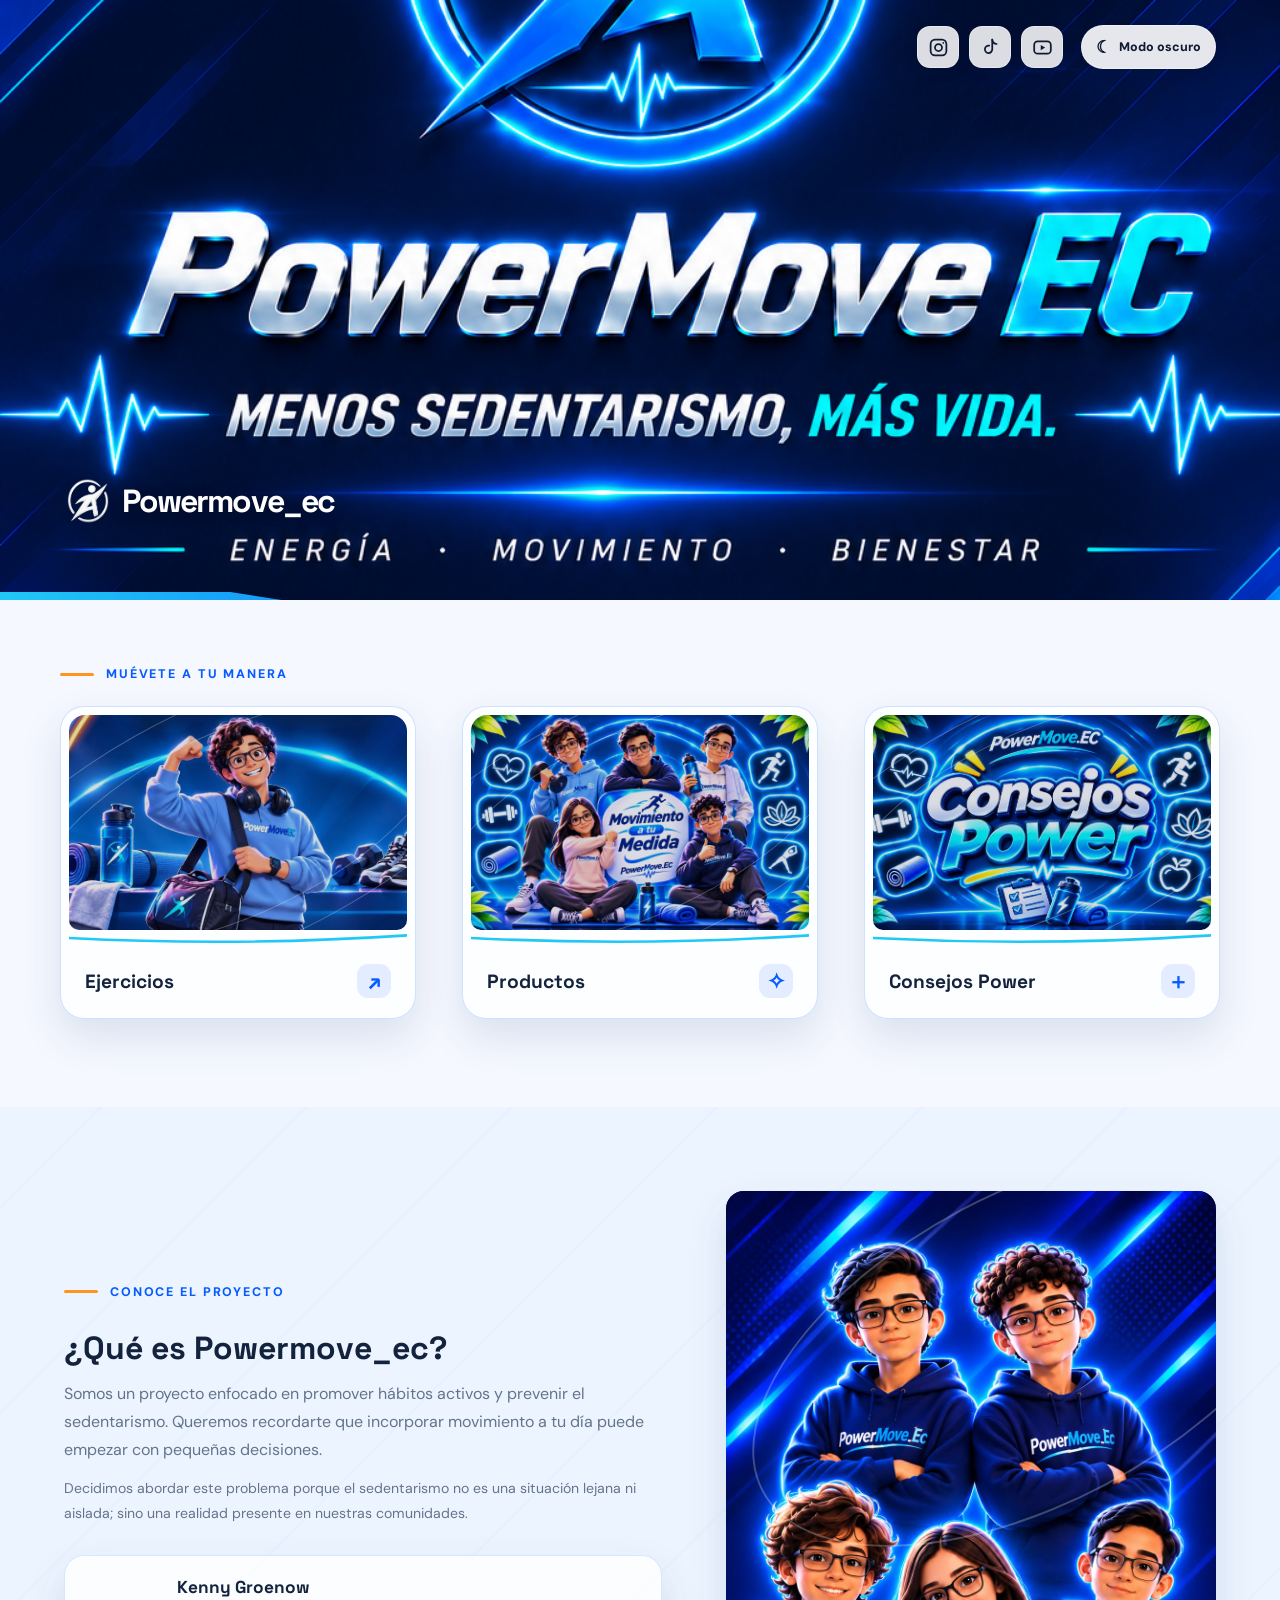
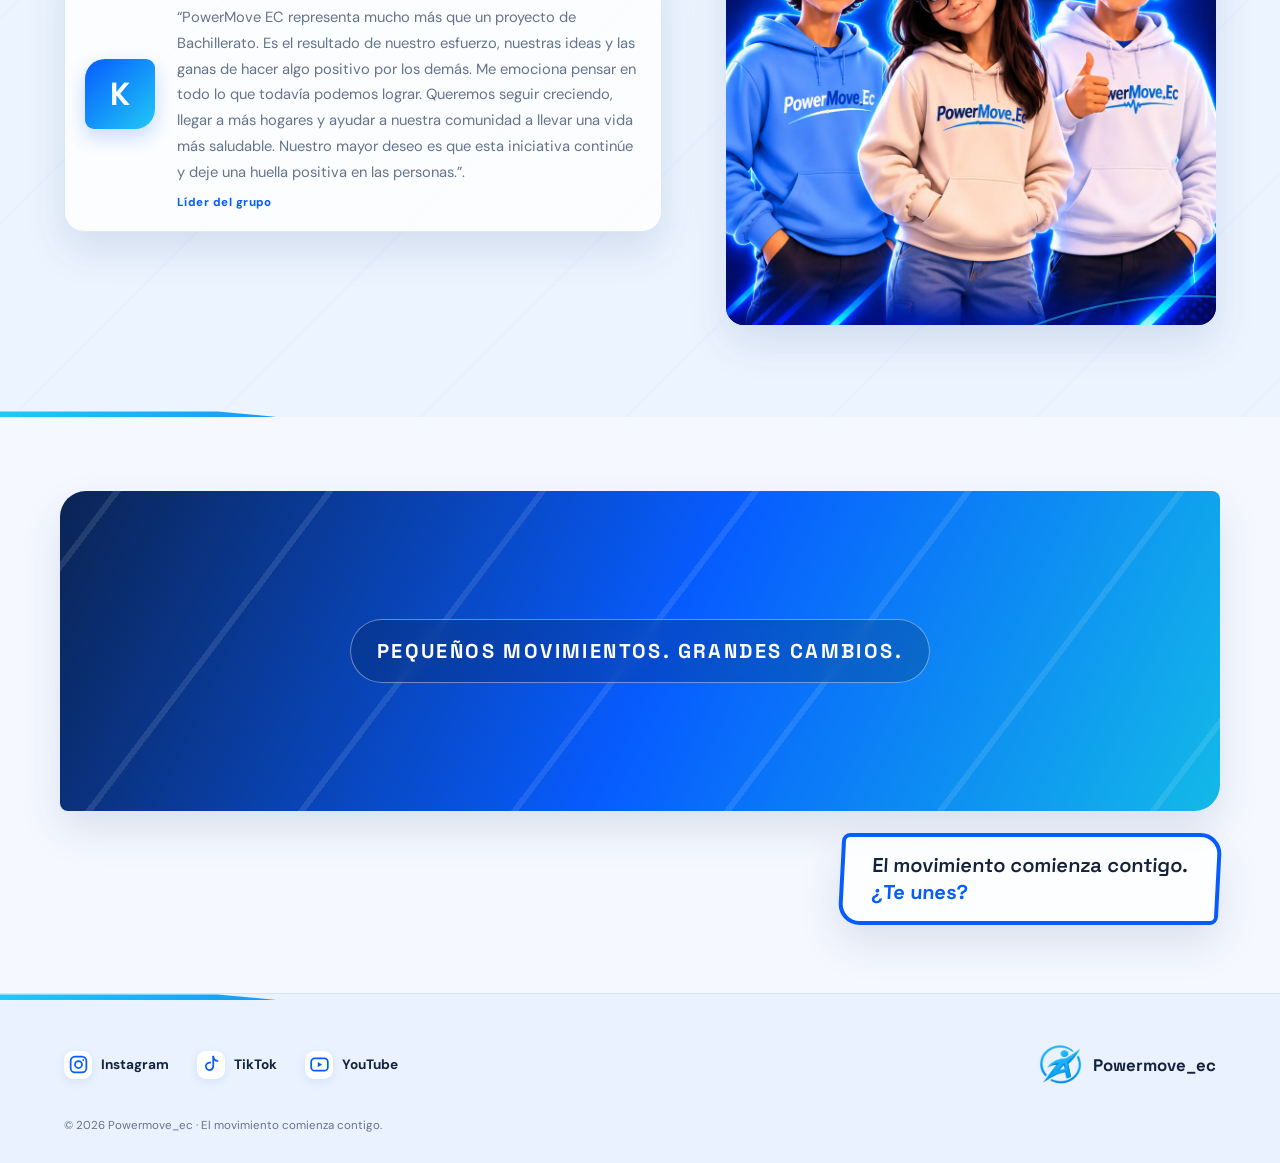
<file: index.html>
<!DOCTYPE html>
<html lang="es">
<head>
  <meta charset="UTF-8">
  <meta name="viewport" content="width=device-width, initial-scale=1.0">
  <meta name="theme-color" content="#075CFF">
  <meta name="description" content="Powermove_ec: un proyecto para prevenir el sedentarismo a través del movimiento.">
  <title>Powermove_ec | El movimiento comienza contigo</title>
  <link rel="stylesheet" href="css/styles.css">
  <script src="js/script.js" defer></script>
</head>

<body>

  <!-- Video de fondo -->
  <div class="background-video-container">
    <video class="background-video"
          autoplay
          muted
          loop
          playsinline
          preload="metadata">
        <source src="videos/background.mp4" type="video/mp4">
    </video>
    <div class="background-overlay"></div>
  </div>

  <header class="site-header angled-divider">

    <!--Header-->
    <picture class="header-banner" aria-label="Equipo PowerMoveEC">
      <source media="(max-width: 760px)" srcset="images/header-mobile.png">
      <img src="images/header.png" alt="header">
    </picture>

    <!--Icons and others-->
    <div class="header-tools">

      <!--Icons-->
      <nav class="social-icons" aria-label="Redes sociales">
        <a class="social-icon" href="https://www.instagram.com/power.move_ec/?hl=es" target="_blank" rel="noopener noreferrer" aria-label="Instagram">
          <svg viewBox="0 0 24 24" aria-hidden="true"><rect x="3" y="3" width="18" height="18" rx="5"/><circle cx="12" cy="12" r="4"/><circle class="solid" cx="17.5" cy="6.8" r="1"/></svg>
        </a>
        <a class="social-icon social-tiktok" href="https://www.tiktok.com/@power.move_ec?lang=es" target="_blank" rel="noopener noreferrer" aria-label="TikTok">
          <svg viewBox="0 0 24 24" aria-hidden="true"><path d="M14 3v11.1a4.2 4.2 0 1 1-3.5-4.14"/><path d="M14 3c.4 3 2.2 4.8 5 5"/></svg>
        </a>
        <a class="social-icon" href="https://www.youtube.com/@Power.Move_EC" target="_blank" rel="noopener noreferrer" aria-label="YouTube">
          <svg viewBox="0 0 24 24" aria-hidden="true"><rect x="2.5" y="5" width="19" height="14" rx="4"/><path class="solid" d="m10 9 5 3-5 3z"/></svg>
        </a>
      </nav>

      <!--Clear & dark-->
      <button class="theme-toggle" type="button" aria-label="Activar modo oscuro" aria-pressed="false">
        <span class="theme-icon" aria-hidden="true">☾</span><span class="theme-label">Modo oscuro</span>
      </button>

    </div>

    <!--Brand-->
    <a class="brand-lockup" href="index.html" aria-label="Powermove_ec, inicio">
      <img class="brand-mark mode-lightl" src="images/logo.png" alt="Logo">
      <img class="brand-mark mode-darkl" src="images/logo.png" alt="Logo">
      <span class="brand-name">Powermove<span>_ec</span></span>
    </a>
    
  </header>

  <main>
    <section class="category-section section-shell" aria-label="Explora Powermove">
      <div class="section-kicker"><span class="kicker-line"></span> Muévete a tu manera</div>
      <div class="category-grid">

        <a class="category-card" href="pages/ejercicios.html">
          <span class="category-image category-art art-exercises" aria-hidden="true"></span>
          <svg class="card-divider" viewBox="0 0 500 30" preserveAspectRatio="none">
            <path d="M0 12 Q250 25 500 8" />
          </svg>

          <span class="category-caption"><strong>Ejercicios</strong><span class="category-symbol" aria-hidden="true">↗</span></span>
        </a>

        <a class="category-card" href="pages/productos.html">
          <span class="category-image category-art art-products" aria-hidden="true"></span>
          <svg class="card-divider" viewBox="0 0 500 30" preserveAspectRatio="none">
            <path d="M0 12 Q250 25 500 8" />
          </svg>
          
          <span class="category-caption"><strong>Productos</strong><span class="category-symbol" aria-hidden="true">✧</span></span>
        </a>

        <a class="category-card" href="pages/extras.html">
          <span class="category-image category-art art-tips" aria-hidden="true"></span>
          <svg class="card-divider" viewBox="0 0 500 30" preserveAspectRatio="none">
            <path d="M0 12 Q250 25 500 8" />
          </svg>
          
          <span class="category-caption"><strong>Consejos Power</strong><span class="category-symbol" aria-hidden="true">＋</span></span>
        </a>
        
      </div>
    </section>

    <section class="about-section section-shell angled-divider" id="proyecto">
      <div class="about-copy">
        <div class="section-kicker"><span class="kicker-line"></span> Conoce el proyecto</div>
        <div class="description-block">
          <h2>¿Qué es Powermove_ec?</h2>
          <p>Somos un proyecto enfocado en promover hábitos activos y prevenir el sedentarismo. Queremos recordarte que incorporar movimiento a tu día puede empezar con pequeñas decisiones.</p>
          <p class="editable-note">Decidimos abordar este problema porque el sedentarismo no es una situación lejana ni aislada; sino una realidad presente en nuestras comunidades.</p>
        </div>
        <div class="ceo-block">
          <div class="ceo-monogram" aria-label="Inicial K">K</div>
          <div>
            <h3>Kenny Groenow</h3>
            <p>“PowerMove EC representa mucho más que un proyecto de Bachillerato. Es el resultado de nuestro esfuerzo, nuestras ideas y las ganas de hacer algo positivo por los demás. Me emociona pensar en todo lo que todavía podemos lograr. Queremos seguir creciendo, llegar a más hogares y ayudar a nuestra comunidad a llevar una vida más saludable. Nuestro mayor deseo es que esta iniciativa continúe y deje una huella positiva en las personas.”.</p>
            <span class="ceo-signature">Líder del grupo</span>
          </div>
        </div>
      </div>

      <div class="about-image about-art">
        <img src="images/about.png"
          alt="Los cinco integrantes de PowerMoveEC">
      </div>

    </section>

    <section class="feature-section section-shell">
      <div class="feature-image feature-art" role="img" aria-label="Fondo gráfico azul con formas dinámicas que representan movimiento">
        <span>PEQUEÑOS MOVIMIENTOS. GRANDES CAMBIOS.</span>
      </div>
      <div class="cta-row"><p>El movimiento comienza contigo.<br><strong>¿Te unes?</strong></p></div>
    </section>
  </main>


  <footer class="site-footer angled-divider">

    <div class="footer-socials">
        <a href="https://www.instagram.com/power.move_ec/?hl=es" target="_blank" rel="noopener noreferrer">
            <span class="footer-social-icon">
                <svg viewBox="0 0 24 24" aria-hidden="true">
                    <rect x="3" y="3" width="18" height="18" rx="5"/>
                    <circle cx="12" cy="12" r="4"/>
                    <circle class="solid" cx="17.5" cy="6.8" r="1"/>
                </svg>
            </span>
            <span>Instagram</span>
        </a>

        <a href="https://www.tiktok.com/@power.move_ec?lang=es" target="_blank" rel="noopener noreferrer">
            <span class="footer-social-icon">
                <svg viewBox="0 0 24 24" aria-hidden="true">
                    <path d="M14 3v11.1a4.2 4.2 0 1 1-3.5-4.14"/>
                    <path d="M14 3c.4 3 2.2 4.8 5 5"/>
                </svg>
            </span>
            <span>TikTok</span>
        </a>

        <a href="https://www.youtube.com/@Power.Move_EC" target="_blank" rel="noopener noreferrer">
            <span class="footer-social-icon">
                <svg viewBox="0 0 24 24" aria-hidden="true">
                    <rect x="2.5" y="5" width="19" height="14" rx="4"/>
                    <path class="solid" d="m10 9 5 3-5 3z"/>
                </svg>
            </span>
            <span>YouTube</span>
        </a>
    </div>

    <a class="footer-brand" href="index.html">
        <img class="footer-logo image-placeholder mode-darkl"
             src="images/logo-dark.png" alt="PowerMoveEC">
        <img class="footer-logo image-placeholder mode-lightl"
             src="images/logo.png" alt="">
        <strong>Powermove_ec</strong>
    </a>

    <p class="copyright">
        © <span data-year></span> Powermove_ec · El movimiento comienza contigo.
    </p>

</footer>
</body>
</html>
</file>
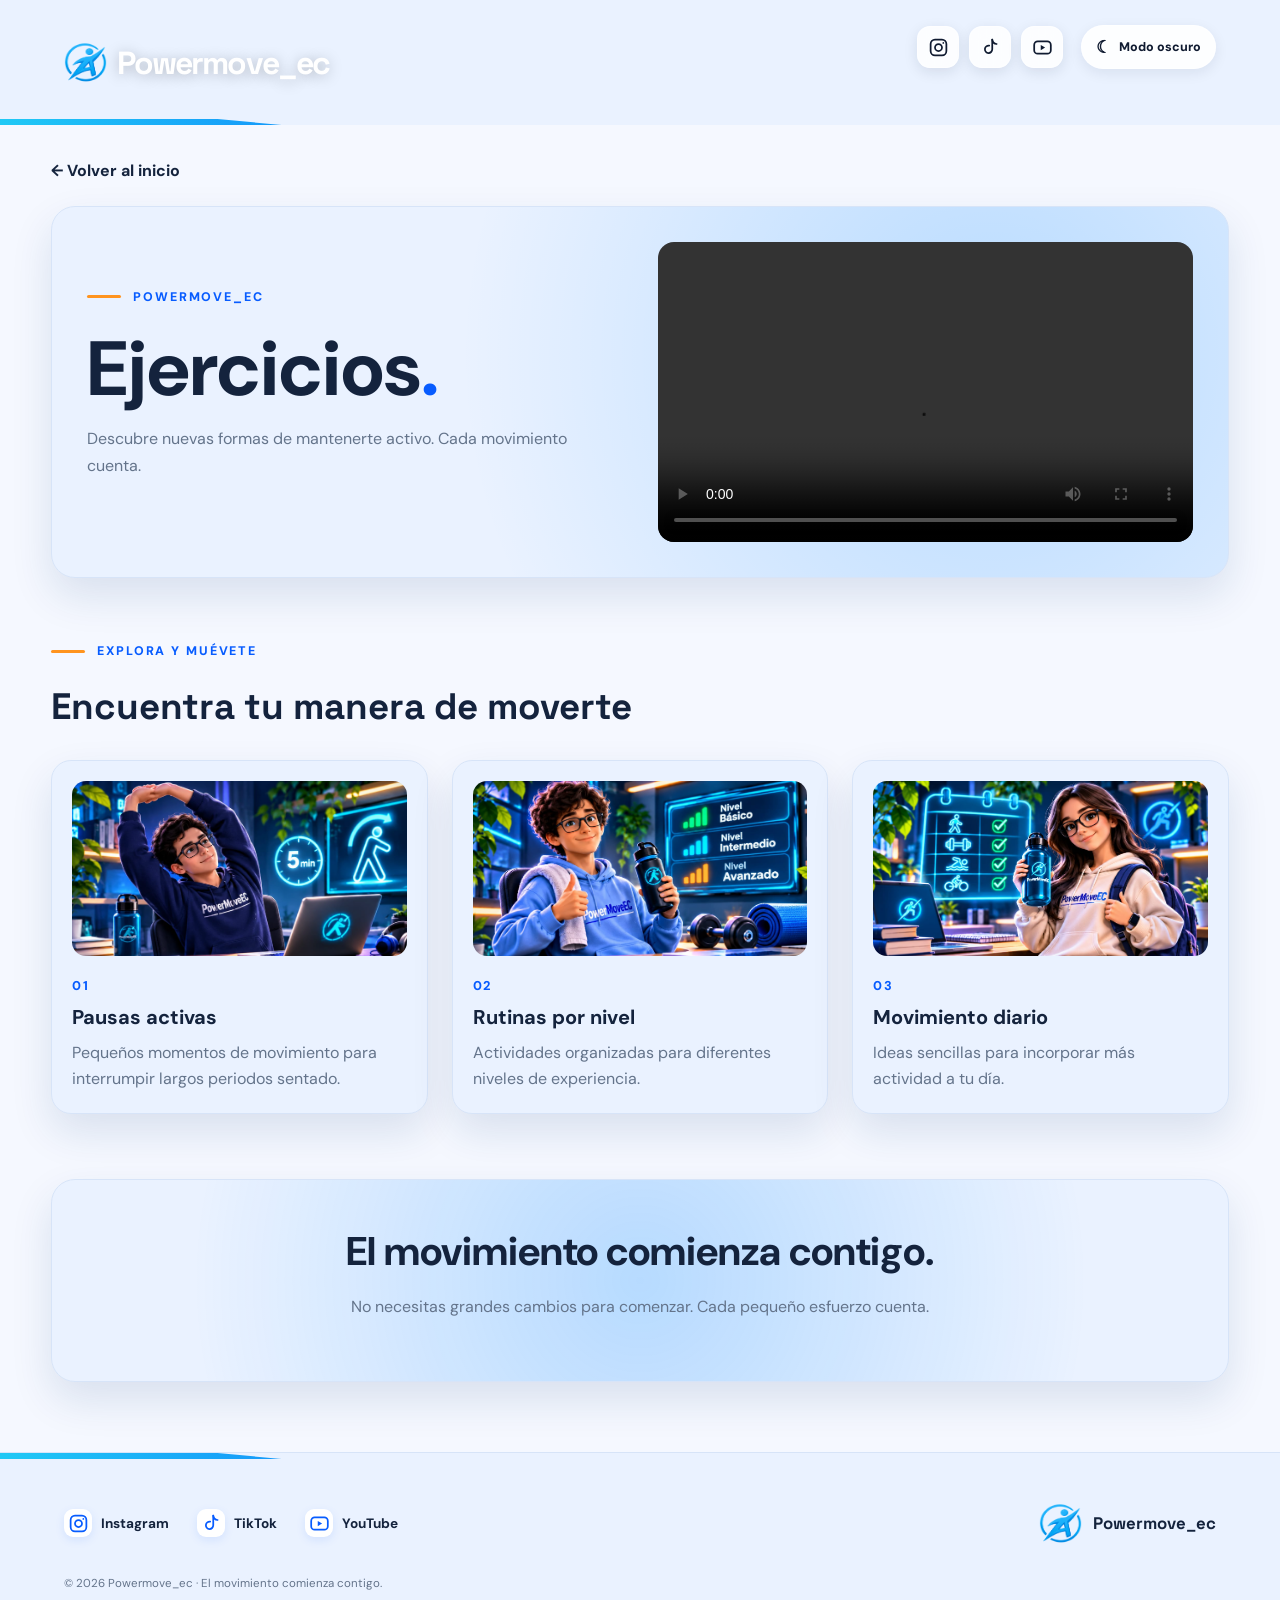
<file: pages/ejercicios.html>
<!DOCTYPE html>
<html lang="es">
<head>
  <meta charset="UTF-8"><meta name="viewport" content="width=device-width, initial-scale=1.0">
  <meta name="theme-color" content="#075CFF">
  <title>Ejercicios | Powermove_ec</title>
  <link rel="stylesheet" href="../css/styles.css"><script src="../js/script.js" defer></script>
  <link rel="stylesheet" href="../css/styles2.css">
</head>

<body class="inner-page">

  <!-- Video de fondo -->
  <div class="background-video-container">
    <video class="background-video"
          autoplay
          muted
          loop
          playsinline
          preload="metadata">
        <source src="../videos/background.mp4" type="video/mp4">
    </video>
    <div class="background-overlay"></div>
  </div>

  <header class="inner-header angled-divider">
    
    <a class="brand-lockup" href="../index.html"><img class="footer-logo image-placeholder mode-darkl" src="../images/logo-dark.png" alt="PowerMoveEC"><img class="footer-logo image-placeholder mode-lightl" src="../images/logo.png" alt=""></img><span class="brand-name">Powermove<span>_ec</span></span></a>

    <div class="header-tools">

      <nav class="social-icons" aria-label="Redes sociales">

        <a class="social-icon" href="https://www.instagram.com/power.move_ec/?hl=es" target="_blank" rel="noopener noreferrer" aria-label="Instagram">
          <svg viewBox="0 0 24 24" aria-hidden="true"><rect x="3" y="3" width="18" height="18" rx="5"/><circle cx="12" cy="12" r="4"/><circle class="solid" cx="17.5" cy="6.8" r="1"/></svg>
        </a>
        <a class="social-icon" href="https://www.tiktok.com/@power.move_ec?lang=es" target="_blank" rel="noopener noreferrer" aria-label="TikTok">
          <svg viewBox="0 0 24 24" aria-hidden="true"><path d="M14 3v11.1a4.2 4.2 0 1 1-3.5-4.14"/><path d="M14 3c.4 3 2.2 4.8 5 5"/></svg>
        </a>
        <a class="social-icon" href="https://www.youtube.com/@Power.Move_EC" target="_blank" rel="noopener noreferrer" aria-label="YouTube">
          <svg viewBox="0 0 24 24" aria-hidden="true"><rect x="2.5" y="5" width="19" height="14" rx="4"/><path class="solid" d="m10 9 5 3-5 3z"/></svg>
        </a>

      </nav>

      <button class="theme-toggle" type="button" aria-label="Activar modo oscuro" aria-pressed="false"><span class="theme-icon">☾</span><span class="theme-label">Modo oscuro</span></button>

    </div>

  </header>

  <main class="inner-main section-shell">

    <a class="back-link" href="../index.html">
      ← Volver al inicio
    </a>
  
    <!-- HERO -->
    <section class="inner-hero">
      <div class="inner-hero-copy">
        <div class="section-kicker">
          <span class="kicker-line"></span>
          POWERMOVE_EC
        </div>
  
        <h1>Ejercicios<span class="title-dot">.</span></h1>
  
        <p class="inner-subtitle">
          Descubre nuevas formas de mantenerte activo.
          Cada movimiento cuenta.
        </p>
      </div>

      <div class="video-container">
        <video class="scroll-video" controls playsinline loop preload="metadata">
          <source src="../videos/baile.mp4" type="video/mp4">
          Tu navegador no admite videos HTML5.
        </video>
      </div>

    </section>
  
    <!-- CATEGORÍAS -->
    <section class="inner-content">
  
      <div class="section-kicker">
        <span class="kicker-line"></span>
        EXPLORA Y MUÉVETE
      </div>
  
      <h2>Encuentra tu manera de moverte</h2>
  
      <div class="content-placeholder-grid">
  
        <article class="content-placeholder exercise-card">
          <img src="../images/pausas.png"
               alt="Pausas activas">
  
          <span>01</span>
          <h3>Pausas activas</h3>
          <p>Pequeños momentos de movimiento
             para interrumpir largos periodos sentado.</p>
        </article>
  
        <article class="content-placeholder exercise-card">
          <img src="../images/rutinas.png"
               alt="Rutinas de ejercicio">
  
          <span>02</span>
          <h3>Rutinas por nivel</h3>
          <p>Actividades organizadas para diferentes
             niveles de experiencia.</p>
        </article>
  
        <article class="content-placeholder exercise-card">
          <img src="../images/movimiento.png"
               alt="Movimiento cotidiano">
  
          <span>03</span>
          <h3>Movimiento diario</h3>
          <p>Ideas sencillas para incorporar
             más actividad a tu día.</p>
        </article>
  
      </div>
    </section>
  
    <!-- RECOMENDACIÓN -->
    <section class="movement-cta">
      <h2>El movimiento comienza contigo.</h2>
      <p>No necesitas grandes cambios para comenzar.
         Cada pequeño esfuerzo cuenta.</p>
    </section>
  
  </main>

  <footer class="site-footer angled-divider">

    <div class="footer-socials">
      <a href="https://www.instagram.com/power.move_ec/?hl=es" target="_blank" rel="noopener noreferrer"><span class="footer-social-icon">
        <svg viewBox="0 0 24 24" aria-hidden="true"><rect x="3" y="3" width="18" height="18" rx="5"/><circle cx="12" cy="12" r="4"/><circle class="solid" cx="17.5" cy="6.8" r="1"/></svg>
      </span><span>Instagram</span></a>
      <a href="https://www.tiktok.com/@power.move_ec?lang=es" target="_blank" rel="noopener noreferrer"><span class="footer-social-icon">
        <svg viewBox="0 0 24 24" aria-hidden="true"><path d="M14 3v11.1a4.2 4.2 0 1 1-3.5-4.14"/><path d="M14 3c.4 3 2.2 4.8 5 5"/></svg>
      </span><span>TikTok</span></a>
      <a href="https://www.youtube.com/@Power.Move_EC" target="_blank" rel="noopener noreferrer"><span class="footer-social-icon">
        <svg viewBox="0 0 24 24" aria-hidden="true"><rect x="2.5" y="5" width="19" height="14" rx="4"/><path class="solid" d="m10 9 5 3-5 3z"/></svg>
      </span><span>YouTube</span></a>
    </div>
    
    <a class="footer-brand" href="index.html">
      <img class="footer-logo image-placeholder mode-darkl"
           src="../images/logo-dark.png" alt="PowerMoveEC">
      <img class="footer-logo image-placeholder mode-lightl"
           src="../images/logo.png" alt="">
      <strong>Powermove_ec</strong>
    </a>

    <p class="copyright">© <span data-year></span> Powermove_ec · El movimiento comienza contigo.</p>
  </footer>
</body></html>
</file>
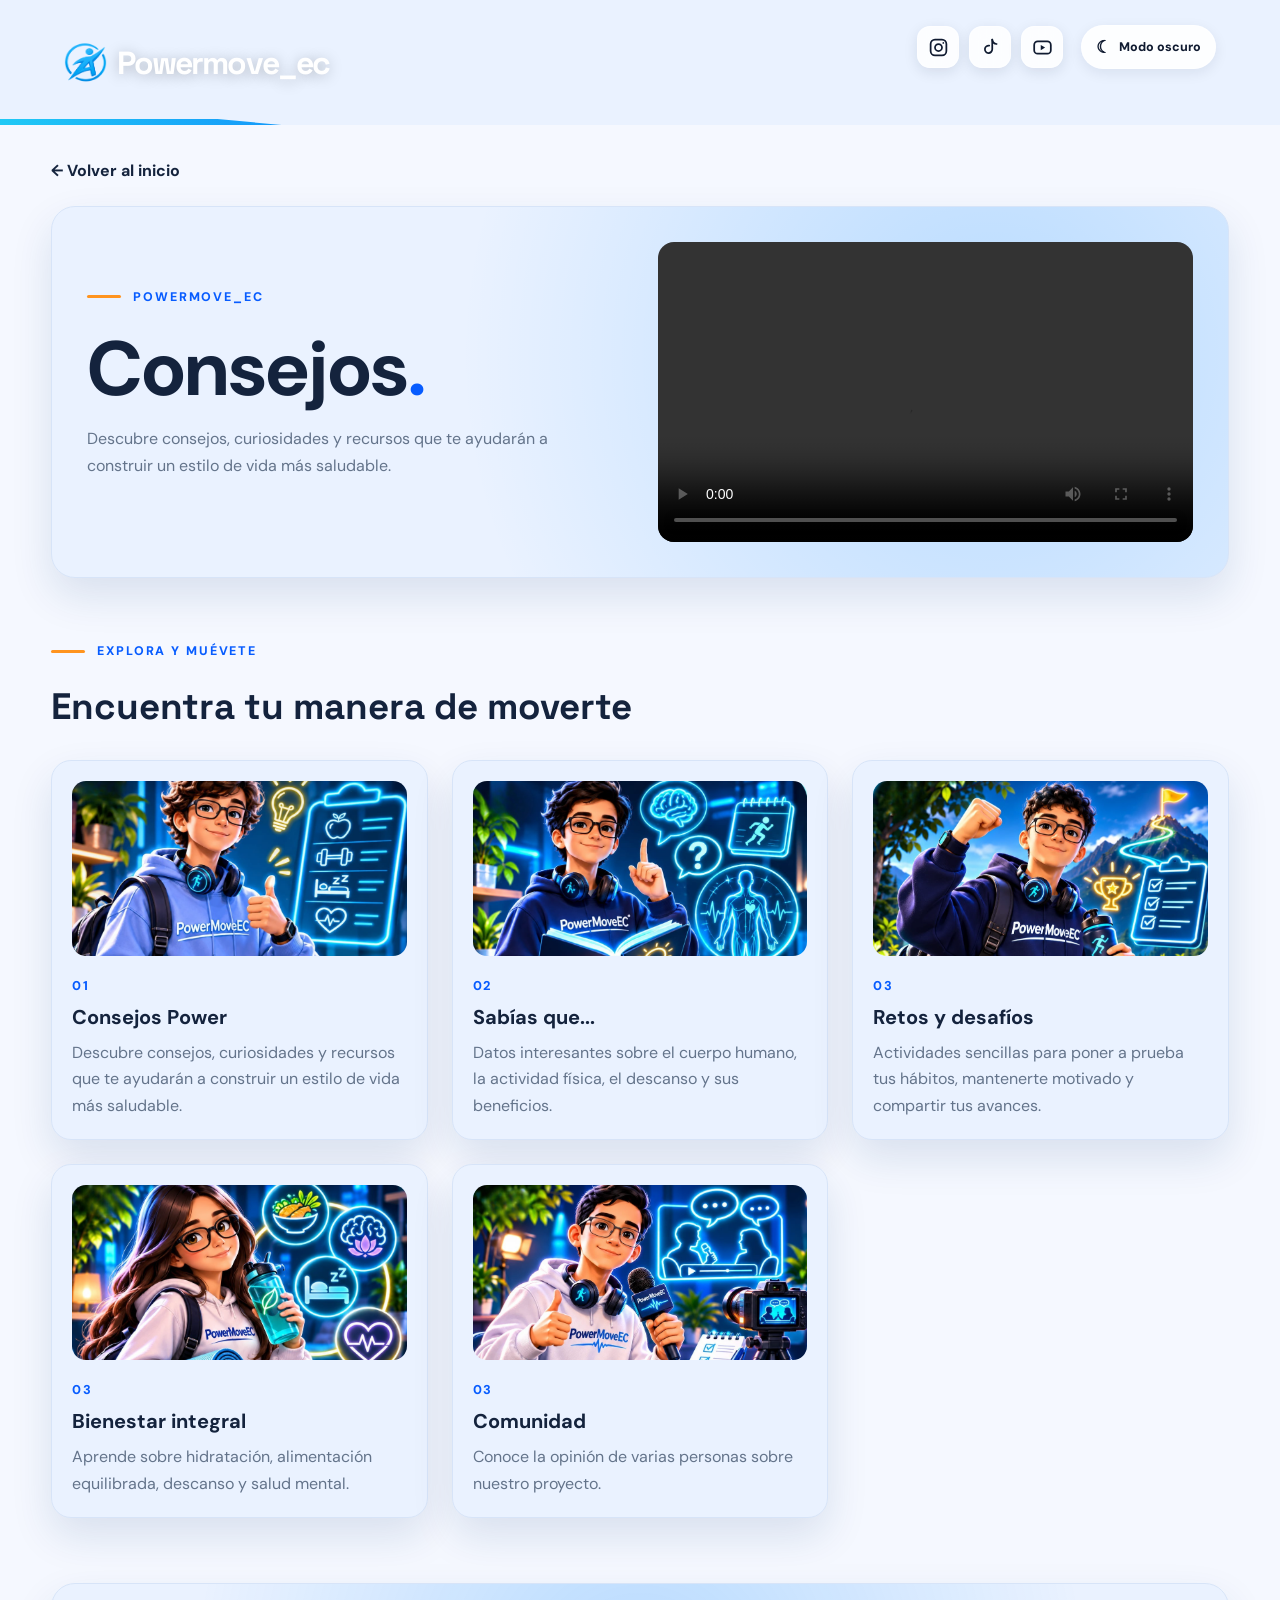
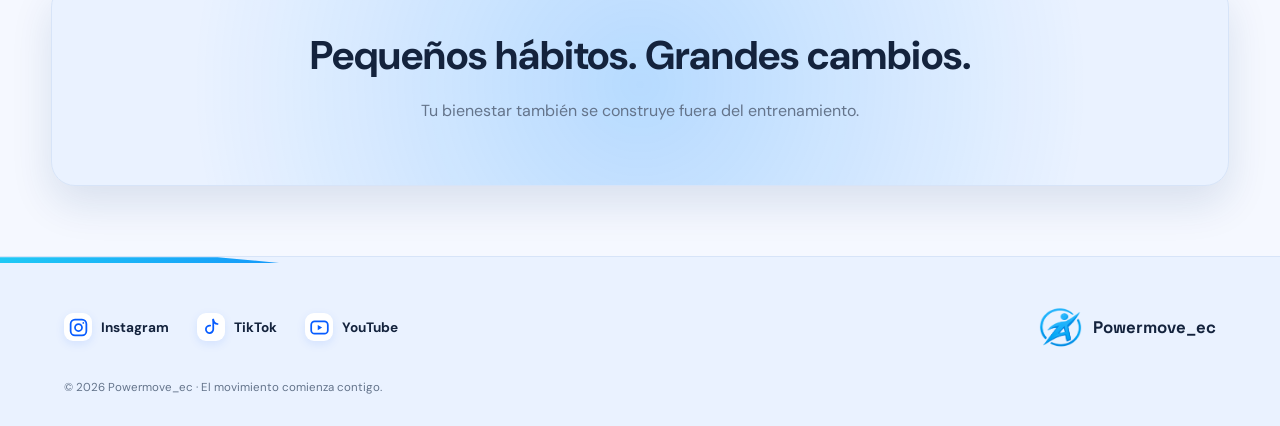
<file: pages/extras.html>
<!DOCTYPE html>
<html lang="es">
<head>
  <meta charset="UTF-8"><meta name="viewport" content="width=device-width, initial-scale=1.0">
  <meta name="theme-color" content="#075CFF">
  <title>Consejos | Powermove_ec</title>
  <link rel="stylesheet" href="../css/styles.css"><script src="../js/script.js" defer></script>
  <link rel="stylesheet" href="../css/styles2.css">
</head>

<body class="inner-page">

  <!-- Video de fondo -->
  <div class="background-video-container">
    <video class="background-video"
          autoplay
          muted
          loop
          playsinline
          preload="metadata">
        <source src="../videos/background.mp4" type="video/mp4">
    </video>
    <div class="background-overlay"></div>
  </div>

  <header class="inner-header angled-divider">
    
    <a class="brand-lockup" href="../index.html"><img class="footer-logo image-placeholder mode-darkl" src="../images/logo-dark.png" alt="PowerMoveEC"><img class="footer-logo image-placeholder mode-lightl" src="../images/logo.png" alt=""></img><span class="brand-name">Powermove<span>_ec</span></span></a>

    <div class="header-tools">

      <nav class="social-icons" aria-label="Redes sociales">

        <a class="social-icon" href="https://www.instagram.com/power.move_ec/?hl=es" target="_blank" rel="noopener noreferrer" aria-label="Instagram">
          <svg viewBox="0 0 24 24" aria-hidden="true"><rect x="3" y="3" width="18" height="18" rx="5"/><circle cx="12" cy="12" r="4"/><circle class="solid" cx="17.5" cy="6.8" r="1"/></svg>
        </a>
        <a class="social-icon" href="https://www.tiktok.com/@power.move_ec?lang=es" target="_blank" rel="noopener noreferrer" aria-label="TikTok">
          <svg viewBox="0 0 24 24" aria-hidden="true"><path d="M14 3v11.1a4.2 4.2 0 1 1-3.5-4.14"/><path d="M14 3c.4 3 2.2 4.8 5 5"/></svg>
        </a>
        <a class="social-icon" href="https://www.youtube.com/@Power.Move_EC" target="_blank" rel="noopener noreferrer" aria-label="YouTube">
          <svg viewBox="0 0 24 24" aria-hidden="true"><rect x="2.5" y="5" width="19" height="14" rx="4"/><path class="solid" d="m10 9 5 3-5 3z"/></svg>
        </a>

      </nav>

      <button class="theme-toggle" type="button" aria-label="Activar modo oscuro" aria-pressed="false"><span class="theme-icon">☾</span><span class="theme-label">Modo oscuro</span></button>

    </div>

  </header>

  <main class="inner-main section-shell">

    <a class="back-link" href="../index.html">
      ← Volver al inicio
    </a>
  
    <!-- HERO -->
    <section class="inner-hero">
      <div class="inner-hero-copy">
        <div class="section-kicker">
          <span class="kicker-line"></span>
          POWERMOVE_EC
        </div>
  
        <h1>Consejos<span class="title-dot">.</span></h1>
  
        <p class="inner-subtitle">
          Descubre consejos, curiosidades y recursos que te ayudarán a construir un estilo de vida más saludable.
        </p>
      </div>

      <div class="video-container">
        <video class="scroll-video" controls playsinline loop preload="metadata">
          <source src="../videos/potencial.mp4" type="video/mp4">
          Tu navegador no admite videos HTML5.
        </video>
      </div>

    </section>
  
    <!-- CATEGORÍAS -->
    <section class="inner-content">
  
      <div class="section-kicker">
        <span class="kicker-line"></span>
        EXPLORA Y MUÉVETE
      </div>
  
      <h2>Encuentra tu manera de moverte</h2>
  
      <div class="content-placeholder-grid">
  
        <article class="content-placeholder exercise-card">
          <img src="../images/consejos.png"
               alt="Pausas activas">
  
          <span>01</span>
          <h3>Consejos Power</h3>
          <p>Descubre consejos, curiosidades y recursos que te ayudarán a construir un estilo de vida más saludable.</p>
        </article>
  
        <article class="content-placeholder exercise-card">
          <img src="../images/sabiasque.png"
               alt="Rutinas de ejercicio">
  
          <span>02</span>
          <h3>Sabías que...</h3>
          <p>Datos interesantes sobre el cuerpo humano, la actividad física, el descanso y sus beneficios.</p>
        </article>
  
        <article class="content-placeholder exercise-card">
          <img src="../images/retos.png"
               alt="Movimiento cotidiano">
  
          <span>03</span>
          <h3>Retos y desafíos</h3>
          <p>Actividades sencillas para poner a prueba tus hábitos, mantenerte motivado y compartir tus avances.</p>
        </article>

        <article class="content-placeholder exercise-card">
          <img src="../images/bienestar.png"
               alt="Movimiento cotidiano">
  
          <span>03</span>
          <h3>Bienestar integral</h3>
          <p>Aprende sobre hidratación, alimentación equilibrada, descanso y salud mental.</p>
        </article>

        <article class="content-placeholder exercise-card">
          <img src="../images/comunidad.png"
               alt="Movimiento cotidiano">
  
          <span>03</span>
          <h3>Comunidad</h3>
          <p>Conoce la opinión de varias personas sobre nuestro proyecto.</p>
        </article>
  
      </div>
    </section>
  
    <!-- RECOMENDACIÓN -->
    <section class="movement-cta">
      <h2>Pequeños hábitos. Grandes cambios.</h2>
      <p>Tu bienestar también se construye fuera del entrenamiento.</p>
    </section>
  
  </main>

  <footer class="site-footer angled-divider">

    <div class="footer-socials">
      <a href="https://www.instagram.com/power.move_ec/?hl=es" target="_blank" rel="noopener noreferrer"><span class="footer-social-icon">
        <svg viewBox="0 0 24 24" aria-hidden="true"><rect x="3" y="3" width="18" height="18" rx="5"/><circle cx="12" cy="12" r="4"/><circle class="solid" cx="17.5" cy="6.8" r="1"/></svg>
      </span><span>Instagram</span></a>
      <a href="https://www.tiktok.com/@power.move_ec?lang=es" target="_blank" rel="noopener noreferrer"><span class="footer-social-icon">
        <svg viewBox="0 0 24 24" aria-hidden="true"><path d="M14 3v11.1a4.2 4.2 0 1 1-3.5-4.14"/><path d="M14 3c.4 3 2.2 4.8 5 5"/></svg>
      </span><span>TikTok</span></a>
      <a href="https://www.youtube.com/@Power.Move_EC" target="_blank" rel="noopener noreferrer"><span class="footer-social-icon">
        <svg viewBox="0 0 24 24" aria-hidden="true"><rect x="2.5" y="5" width="19" height="14" rx="4"/><path class="solid" d="m10 9 5 3-5 3z"/></svg>
      </span><span>YouTube</span></a>
    </div>
    
    <a class="footer-brand" href="index.html">
      <img class="footer-logo image-placeholder mode-darkl"
           src="../images/logo-dark.png" alt="PowerMoveEC">
      <img class="footer-logo image-placeholder mode-lightl"
           src="../images/logo.png" alt="">
      <strong>Powermove_ec</strong>
    </a>

    <p class="copyright">© <span data-year></span> Powermove_ec · El movimiento comienza contigo.</p>
  </footer>
</body></html>
</file>
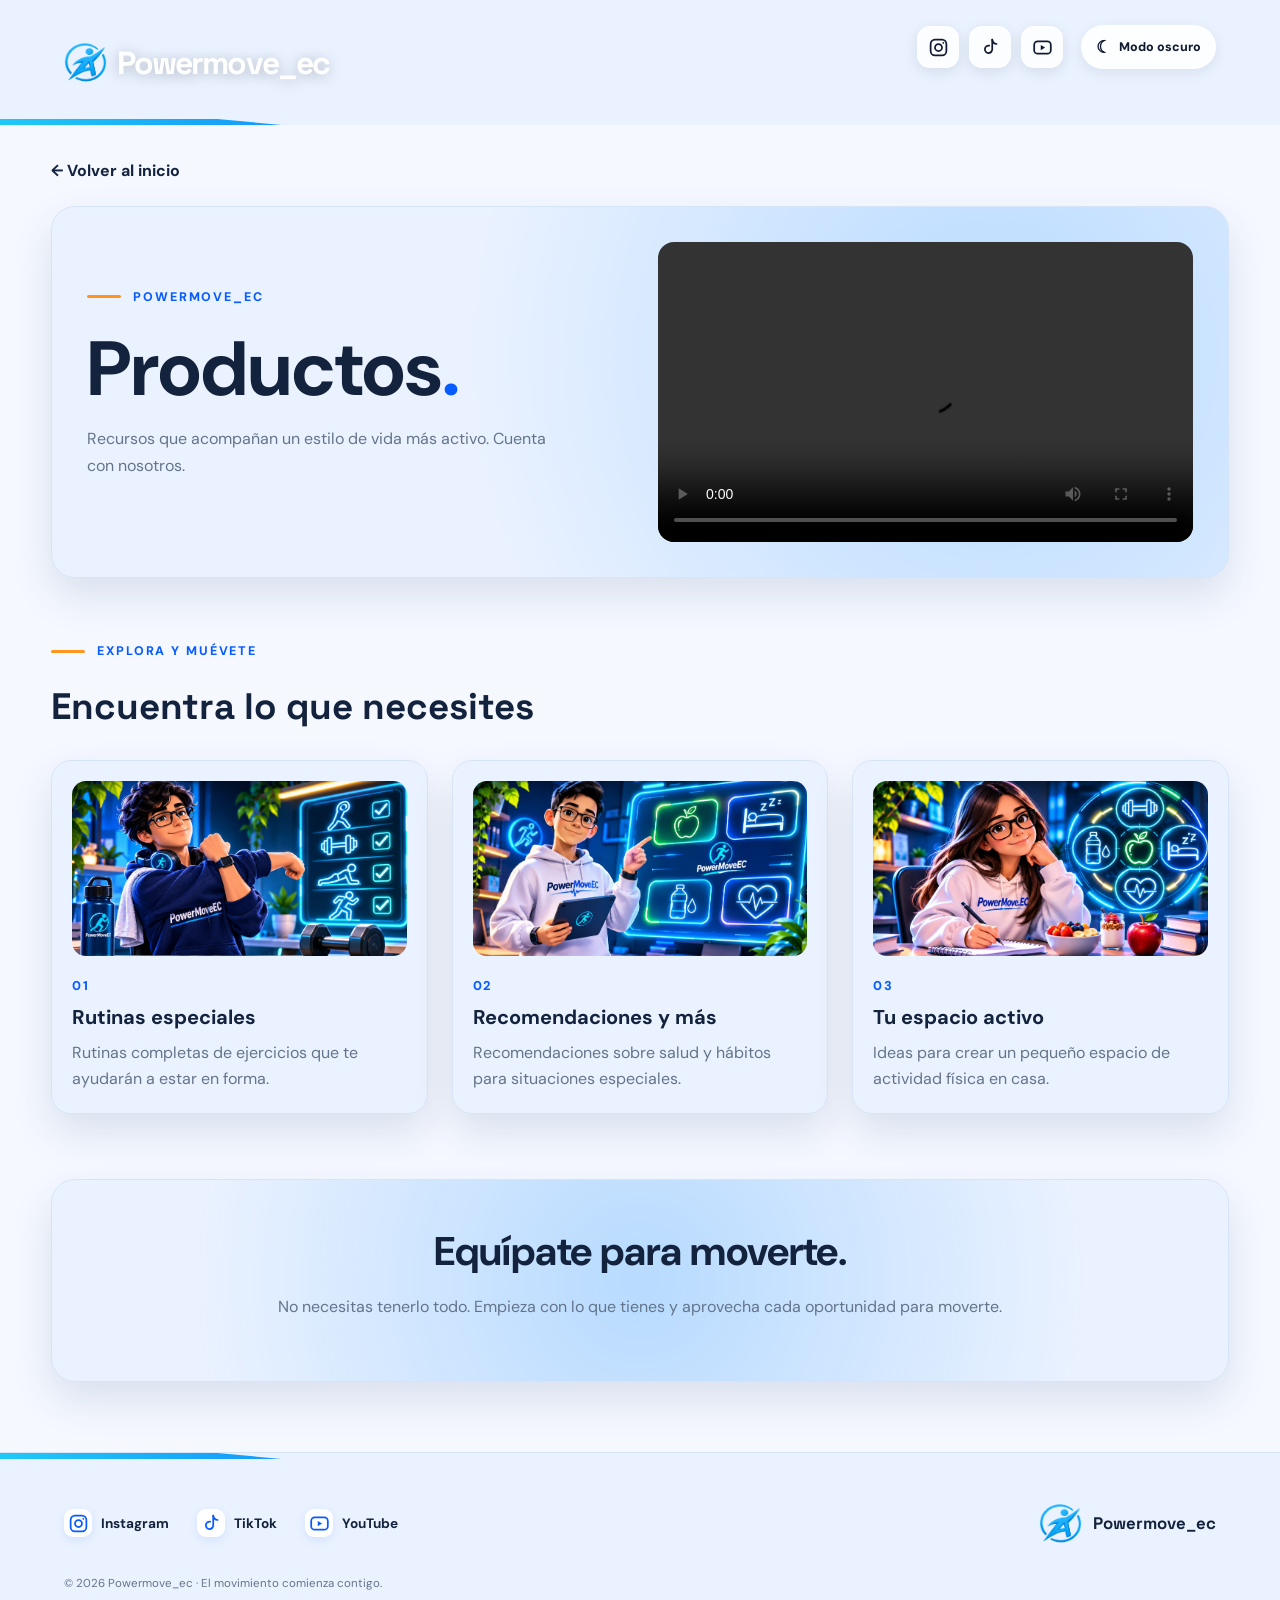
<file: pages/productos.html>
<!DOCTYPE html>
<html lang="es">
<head>
  <meta charset="UTF-8"><meta name="viewport" content="width=device-width, initial-scale=1.0">
  <meta name="theme-color" content="#075CFF">
  <title>Productos | Powermove_ec</title>
  <link rel="stylesheet" href="../css/styles.css"><script src="../js/script.js" defer></script>
  <link rel="stylesheet" href="../css/styles2.css">
</head>

<body class="inner-page">

  <!-- Video de fondo -->
  <div class="background-video-container">
    <video class="background-video"
          autoplay
          muted
          loop
          playsinline
          preload="metadata">
        <source src="../videos/background.mp4" type="video/mp4">
    </video>
    <div class="background-overlay"></div>
  </div>

  <header class="inner-header angled-divider">
    
    <a class="brand-lockup" href="../index.html"><img class="footer-logo image-placeholder mode-darkl" src="../images/logo-dark.png" alt="PowerMoveEC"><img class="footer-logo image-placeholder mode-lightl" src="../images/logo.png" alt=""></img><span class="brand-name">Powermove<span>_ec</span></span></a>

    <div class="header-tools">

      <nav class="social-icons" aria-label="Redes sociales">

        <a class="social-icon" href="https://www.instagram.com/power.move_ec/?hl=es" target="_blank" rel="noopener noreferrer" aria-label="Instagram">
          <svg viewBox="0 0 24 24" aria-hidden="true"><rect x="3" y="3" width="18" height="18" rx="5"/><circle cx="12" cy="12" r="4"/><circle class="solid" cx="17.5" cy="6.8" r="1"/></svg>
        </a>
        <a class="social-icon" href="https://www.tiktok.com/@power.move_ec?lang=es" target="_blank" rel="noopener noreferrer" aria-label="TikTok">
          <svg viewBox="0 0 24 24" aria-hidden="true"><path d="M14 3v11.1a4.2 4.2 0 1 1-3.5-4.14"/><path d="M14 3c.4 3 2.2 4.8 5 5"/></svg>
        </a>
        <a class="social-icon" href="https://www.youtube.com/@Power.Move_EC" target="_blank" rel="noopener noreferrer" aria-label="YouTube">
          <svg viewBox="0 0 24 24" aria-hidden="true"><rect x="2.5" y="5" width="19" height="14" rx="4"/><path class="solid" d="m10 9 5 3-5 3z"/></svg>
        </a>

      </nav>

      <button class="theme-toggle" type="button" aria-label="Activar modo oscuro" aria-pressed="false"><span class="theme-icon">☾</span><span class="theme-label">Modo oscuro</span></button>

    </div>

  </header>

  <main class="inner-main section-shell">

    <a class="back-link" href="../index.html">
      ← Volver al inicio
    </a>
  
    <!-- HERO -->
    <section class="inner-hero">
      <div class="inner-hero-copy">
        <div class="section-kicker">
          <span class="kicker-line"></span>
          POWERMOVE_EC
        </div>
  
        <h1>Productos<span class="title-dot">.</span></h1>
  
        <p class="inner-subtitle">
          Recursos que acompañan un estilo de vida más activo.
          Cuenta con nosotros.
        </p>
      </div>

      <div class="video-container">
        <video class="scroll-video" controls playsinline loop preload="metadata">
          <source src="../videos/song.mp4" type="video/mp4">
          Tu navegador no admite videos HTML5.
        </video>
      </div>

    </section>
  
    <!-- CATEGORÍAS -->
    <section class="inner-content">
  
      <div class="section-kicker">
        <span class="kicker-line"></span>
        EXPLORA Y MUÉVETE
      </div>
  
      <h2>Encuentra lo que necesites</h2>
  
      <div class="content-placeholder-grid">
  
        <article class="content-placeholder exercise-card">
          <img src="../images/rutinasespeciales.png"
               alt="Pausas activas">
  
          <span>01</span>
          <h3>Rutinas especiales</h3>
          <p>Rutinas completas de ejercicios
             que te ayudarán a estar en forma.</p>
        </article>
  
        <article class="content-placeholder exercise-card">
          <img src="../images/recomendaciones.png"
               alt="Rutinas de ejercicio">
  
          <span>02</span>
          <h3>Recomendaciones y más</h3>
          <p>Recomendaciones sobre salud y hábitos
             para situaciones especiales.</p>
        </article>
  
        <article class="content-placeholder exercise-card">
          <img src="../images/espacio.png"
               alt="Movimiento cotidiano">
  
          <span>03</span>
          <h3>Tu espacio activo</h3>
          <p>Ideas para crear un pequeño espacio
            de actividad física en casa.</p>
        </article>
  
      </div>
    </section>
  
    <!-- RECOMENDACIÓN -->
    <section class="movement-cta">
      <h2>Equípate para moverte.</h2>
      <p>No necesitas tenerlo todo. Empieza con lo que tienes
        y aprovecha cada oportunidad para moverte.</p>
    </section>
  
  </main>

  <footer class="site-footer angled-divider">

    <div class="footer-socials">
      <a href="https://www.instagram.com/power.move_ec/?hl=es" target="_blank" rel="noopener noreferrer"><span class="footer-social-icon">
        <svg viewBox="0 0 24 24" aria-hidden="true"><rect x="3" y="3" width="18" height="18" rx="5"/><circle cx="12" cy="12" r="4"/><circle class="solid" cx="17.5" cy="6.8" r="1"/></svg>
      </span><span>Instagram</span></a>
      <a href="https://www.tiktok.com/@power.move_ec?lang=es" target="_blank" rel="noopener noreferrer"><span class="footer-social-icon">
        <svg viewBox="0 0 24 24" aria-hidden="true"><path d="M14 3v11.1a4.2 4.2 0 1 1-3.5-4.14"/><path d="M14 3c.4 3 2.2 4.8 5 5"/></svg>
      </span><span>TikTok</span></a>
      <a href="https://www.youtube.com/@Power.Move_EC" target="_blank" rel="noopener noreferrer"><span class="footer-social-icon">
        <svg viewBox="0 0 24 24" aria-hidden="true"><rect x="2.5" y="5" width="19" height="14" rx="4"/><path class="solid" d="m10 9 5 3-5 3z"/></svg>
      </span><span>YouTube</span></a>
    </div>
    
    <a class="footer-brand" href="index.html">
      <img class="footer-logo image-placeholder mode-darkl"
           src="../images/logo-dark.png" alt="PowerMoveEC">
      <img class="footer-logo image-placeholder mode-lightl"
           src="../images/logo.png" alt="">
      <strong>Powermove_ec</strong>
    </a>

    <p class="copyright">© <span data-year></span> Powermove_ec · El movimiento comienza contigo.</p>
  </footer>
</body></html>
</file>
<file: css/styles.css>
@import url("https://fonts.googleapis.com/css2?family=DM+Sans:wght@400;500;600;700;800&family=Space+Grotesk:wght@500;600;700&display=swap");

/* =====================================================
   POWERMOVE EC - HOJA PRINCIPAL DE ESTILOS
   ===================================================== */

/* 1. VARIABLES Y CONFIGURACIÓN GENERAL */
:root {
  color-scheme: light;
  --blue: #075CFF;
  --cyan: #20C9F5;
  --orange: #FF941F;
  --white: #FFFFFF;
  --navy: #101B31;
  --ink: #14233D;
  --muted: #64748B;
  --page-bg: #F5F8FF;
  --surface: #EAF2FF;
  --card-bg: #FFFFFF;
  --line: #D7E4F8;
  --shadow: 0 18px 42px rgba(18, 55, 112, .12);

  /* Alias utilizados por styles2.css */
  --blue: #075CFF;
  --text: var(--ink);
  --border: var(--line);
}

:root[data-theme="dark"] {
  color-scheme: dark;
  --ink: #F4F7FF;
  --muted: #B8C7DF;
  --page-bg: #0B1730;
  --surface: #112442;
  --card-bg: #142B4B;
  --line: #29476F;
  --shadow: 0 20px 46px rgba(0, 0, 0, .28);
  --text: var(--ink);
  --border: var(--line);
}

* {
  box-sizing: border-box;
}

html {
  min-height: 100%;
  scroll-behavior: smooth;
}

body {
  position: relative;
  isolation: isolate;
  min-height: 100vh;
  margin: 0;
  display: flex;
  flex-direction: column;
  overflow-x: hidden;
  background: var(--page-bg);
  color: var(--ink);
  font-family: "DM Sans", sans-serif;
  transition: background-color .25s ease, color .25s ease;
}

a {
  color: inherit;
  text-decoration: none;
}

button {
  font: inherit;
}

body > main {
  flex: 1 0 auto;
}

body > .site-footer {
  flex-shrink: 0;
}

/* 2. VIDEO DE FONDO
   Requiere el contenedor .background-video-container en el HTML.
   Se mantiene detrás del contenido sin crear una capa opaca global. */
.background-video-container {
  position: fixed;
  inset: 0;
  z-index: -1;
  overflow: hidden;
  pointer-events: none;
  background: var(--page-bg);
}

.background-video {
  display: block;
  width: 100%;
  height: 100%;
  object-fit: cover;
  object-position: center;
}

.background-overlay {
  position: absolute;
  inset: 0;
  background: rgba(245, 248, 255, .5);
}

:root[data-theme="dark"] .background-overlay {
  background: rgba(8, 15, 30, .70);
}

/* 3. ENCABEZADO PRINCIPAL */
.site-header {
  position: relative;
  isolation: isolate;
  height: clamp(430px, 46.875vw, 900px);
  min-height: 430px;
  padding: 26px clamp(22px, 5vw, 76px) 58px;
  overflow: hidden;
  background: #061B49;
}

.header-banner {
  position: absolute;
  inset: 0;
  z-index: -1;
  display: block;
  width: 100%;
  height: 100%;
  border: 0;
  background: #061B49;
}

.header-banner img {
  display: block;
  width: 100%;
  height: 100%;
  object-fit: cover;
  object-position: center;
}

.site-header::after,
.about-section::after,
.site-footer::before,
.inner-header::after {
  content: "";
  position: absolute;
  left: 0;
  right: 0;
  height: 6px;
  pointer-events: none;
}

.site-header::after {
  bottom: 0;
  height: 8px;
  background: linear-gradient(90deg, var(--cyan), var(--blue) 52%, var(--orange));
  clip-path: polygon(0 0, 18% 0, 22% 100%, 100% 100%, 100% 100%, 0 100%);
}

.header-tools {
  position: absolute;
  top: 25px;
  right: clamp(22px, 5vw, 76px);
  z-index: 3;
  display: flex;
  align-items: center;
  gap: 18px;
}

.social-icons {
  display: flex;
  align-items: center;
  gap: 10px;
}

.social-icon {
  display: grid;
  place-items: center;
  width: 42px;
  height: 42px;
  border: 1px solid rgba(255,255,255,.42);
  border-radius: 13px;
  color: var(--navy);
  background: rgba(255,255,255,.86);
  box-shadow: 0 4px 14px rgba(16,27,49,.10);
  backdrop-filter: blur(8px);
  -webkit-backdrop-filter: blur(8px);
  font-size: 1.4rem;
  font-weight: 700;
  transition: transform .2s ease, box-shadow .2s ease, background-color .2s ease;
}

.social-icon:hover,
.social-icon:focus-visible {
  transform: translateY(-4px);
  box-shadow: 0 10px 22px rgba(7,92,255,.25);
  background: #FFFFFF;
  outline: none;
}

.social-icon svg,
.footer-social-icon svg {
  width: 21px;
  height: 21px;
  fill: none;
  stroke: currentColor;
  stroke-width: 2;
  stroke-linecap: round;
  stroke-linejoin: round;
}

.social-icon svg .solid,
.footer-social-icon svg .solid {
  fill: currentColor;
  stroke: none;
}

.theme-toggle {
  display: inline-flex;
  align-items: center;
  gap: 8px;
  padding: 10px 14px;
  border: 1px solid rgba(255,255,255,.42);
  border-radius: 999px;
  color: var(--navy);
  background: rgba(255,255,255,.9);
  box-shadow: 0 4px 14px rgba(16,27,49,.08);
  backdrop-filter: blur(8px);
  -webkit-backdrop-filter: blur(8px);
  cursor: pointer;
  font-size: .78rem;
  font-weight: 800;
  transition: transform .2s ease, box-shadow .2s ease;
}

.theme-toggle:hover {
  transform: translateY(-2px);
  box-shadow: 0 8px 18px rgba(7,92,255,.2);
}

.theme-icon {
  font-size: 1.05rem;
}

.brand-lockup {
  position: absolute;
  left: clamp(22px, 5vw, 76px);
  bottom: 75px;
  z-index: 2;
  display: flex;
  align-items: center;
  gap: 10px;
}

.brand-mark {
  display: block;
  width: 48px;
  height: 48px;
  flex: 0 0 48px;
  object-fit: contain;
  border: 0;
  border-radius: 12px;
  background: transparent;
}

.brand-name,
.brand-name span {
  color: #FFFFFF;
  font: 700 clamp(1.35rem, 2.5vw, 2rem) "Space Grotesk", sans-serif;
  letter-spacing: -.06em;
  text-shadow: 0 2px 14px rgba(0,0,0,.25);
}

/* Logos alternativos según el tema */
/* Modo claro: mostrar únicamente el logo azul */
:root:not([data-theme="dark"]) .mode-lightl {
  display: none !important;
}

:root:not([data-theme="dark"]) .mode-darkl {
  display: block !important;
}

/* Modo oscuro: mostrar únicamente el logo blanco */
:root[data-theme="dark"] .mode-lightl {
  display: block !important;
}

:root[data-theme="dark"] .mode-darkl {
  display: none !important;
}

:root[data-theme="dark"] .social-icon,
:root[data-theme="dark"] .theme-toggle {
  color: #101B31;
}

/* 4. CONTENEDORES Y TÍTULOS DE SECCIÓN */
.section-shell {
  width: min(1160px, calc(100% - 48px));
  margin-inline: auto;
}

.category-section {
  padding: 66px 0 88px;
}

.section-kicker {
  display: flex;
  align-items: center;
  gap: 12px;
  margin-bottom: 24px;
  color: var(--blue);
  font-size: .78rem;
  font-weight: 800;
  text-transform: uppercase;
  letter-spacing: .15em;
}

.kicker-line {
  display: inline-block;
  width: 34px;
  height: 3px;
  border-radius: 3px;
  background: var(--orange);
}

/* 5. TARJETAS PRINCIPALES */
.category-grid {
  display: grid;
  grid-template-columns: repeat(3, minmax(0, 1fr));
  gap: clamp(18px, 4vw, 46px);
}

.category-card {
  position: relative;
  min-width: 0;
  padding: 8px;
  overflow: hidden;
  border: 1px solid rgba(7,92,255,.18);
  border-radius: 24px;
  background: rgba(255,255,255,.78);
  box-shadow: var(--shadow);
  transition: transform .25s ease, box-shadow .25s ease, border-color .25s ease, background-color .25s ease;
}

:root[data-theme="dark"] .category-card {
  border-color: rgba(102,165,255,.3);
  background: rgba(20,43,75,.78);
}

.category-card:hover,
.category-card:focus-visible {
  transform: translateY(-9px) rotate(-.5deg);
  border-color: var(--blue);
  box-shadow: 0 20px 28px rgba(7,92,255,.19);
  outline: none;
}

.category-image {
  position: relative;
  display: flex;
  align-items: center;
  justify-content: center;
  height: clamp(150px, 18vw, 215px);
  overflow: hidden;
  border: 0;
  border-radius: 16px 16px 10px 10px;
  background-size: cover;
  background-position: center;
  background-repeat: no-repeat;
  transition: transform .45s ease;
}

.category-image img {
  display: block;
  width: 100%;
  height: 100%;
  object-fit: cover;
  object-position: center;
  border-radius: inherit;
}

.category-card:hover .category-image {
  transform: scale(1.035);
}

.category-art {
  position: relative;
  overflow: hidden;
  gap: 8px;
  color: #FFFFFF;
  background-size: cover;
  background-position: center;
  background-repeat: no-repeat;
}

.category-art::before,
.category-art::after {
  content: "";
  position: absolute;
  border: 1px solid rgba(255,255,255,.24);
  border-radius: 50%;
  transform: rotate(-25deg);
  pointer-events: none;
}

.category-art::before {
  width: 180%;
  height: 115%;
}

.category-art::after {
  width: 130%;
  height: 85%;
}

/* Imágenes de las tarjetas: rutas originales */
.art-exercises {
  background-image:
    linear-gradient(rgba(10,25,70,.15), rgba(10,25,70,.15)),
    url("../images/exercises.png");
}

.art-products {
  background-image:
    linear-gradient(rgba(10,25,70,.15), rgba(10,25,70,.15)),
    url("../images/products.png");
}

.art-tips {
  background-image:
    linear-gradient(rgba(10,25,70,.15), rgba(10,25,70,.15)),
    url("../images/tips.png");
}

html[data-theme="dark"] .art-exercises {
  background-image: url("../images/exercises.png");
}

html[data-theme="dark"] .art-products {
  background-image: url("../images/products.png");
}

html[data-theme="dark"] .art-tips {
  background-image: url("../images/tips.png");
}

.category-caption {
  display: flex;
  align-items: center;
  justify-content: space-between;
  gap: 12px;
  padding: 14px 16px 12px;
  color: var(--ink);
  font: 700 clamp(1rem, 1.5vw, 1.25rem) "Space Grotesk", sans-serif;
}

.category-symbol {
  display: grid;
  place-items: center;
  width: 34px;
  height: 34px;
  flex: 0 0 34px;
  border-radius: 11px;
  color: var(--blue);
  background: rgba(7,92,255,.1);
  font-size: 1.35rem;
}

.card-divider {
  position: relative;
  display: block;
  width: 100%;
  height: 20px;
  margin-top: 0;
}

.card-divider path {
  fill: none;
  stroke: var(--cyan);
  stroke-width: 4;
}

/* 6. SECCIÓN ¿QUÉ ES POWERMOVE_EC? */
.about-section {
  position: relative;
  isolation: isolate;
  display: grid;
  grid-template-columns: minmax(0, 1.1fr) minmax(0, .9fr);
  align-items: center;
  gap: clamp(30px, 5vw, 76px);
  width: 100%;
  padding: 84px clamp(24px, 5vw, 76px) 92px;
  background: rgba(234,242,255,.78);
}

:root[data-theme="dark"] .about-section {
  background: rgba(17,36,66,.78);
}

.about-section::before {
  content: "";
  position: absolute;
  inset: 0;
  z-index: -1;
  opacity: .5;
  background: repeating-linear-gradient(
    135deg,
    transparent 0 70px,
    rgba(7,92,255,.035) 70px 73px,
    transparent 73px 145px
  );
  pointer-events: none;
}

.about-copy {
  width: 100%;
  max-width: 680px;
  justify-self: center;
  padding-left: 0;
}

.about-copy .section-kicker {
  margin-bottom: 28px;
}

.description-block h2,
.inner-content h2 {
  margin: 0 0 12px;
  color: var(--ink);
  font: 700 clamp(1.45rem, 2.5vw, 2rem) "Space Grotesk", sans-serif;
}

.description-block p,
.ceo-block p,
.inner-content p {
  margin: 0 0 12px;
  color: var(--muted);
  line-height: 1.75;
}

.editable-note {
  font-size: .88rem;
}

.ceo-block {
  display: grid;
  grid-template-columns: 74px 1fr;
  align-items: center;
  gap: 18px;
  margin-top: 30px;
  padding: 20px;
  border: 1px solid rgba(7,92,255,.14);
  border-radius: 20px;
  background: rgba(255,255,255,.78);
  box-shadow: var(--shadow);
}

:root[data-theme="dark"] .ceo-block {
  background: rgba(20,43,75,.82);
}

.ceo-monogram {
  display: grid;
  place-items: center;
  width: 70px;
  height: 70px;
  border: 0;
  border-radius: 20px 9px 20px 9px;
  color: #FFFFFF;
  background: linear-gradient(135deg, #075CFF, #20C9F5);
  box-shadow: 0 8px 20px rgba(7,92,255,.22);
  font: 700 2rem "Space Grotesk", sans-serif;
}

.ceo-block h3 {
  margin: 0 0 7px;
  color: var(--ink);
  font: 700 1.08rem "Space Grotesk", sans-serif;
}

.ceo-block p {
  margin-bottom: 5px;
  font-size: .92rem;
}

.ceo-signature {
  color: var(--blue);
  font-size: .72rem;
  font-weight: 800;
  letter-spacing: .04em;
}

.about-image {
  width: 100%;
  max-width: 520px;
  min-width: 0;
  min-height: 330px;
  justify-self: center;
  border: 0;
  border-radius: 28px 7px 28px 7px;
  box-shadow: var(--shadow);
  transition: transform .45s ease, filter .45s ease;
}

.about-image:hover {
  transform: scale(1.035) translateY(-5px);
  filter: saturate(1.12);
}

.about-section::after {
  bottom: 0;
  height: 6px;
  background: linear-gradient(90deg, var(--cyan), var(--blue), var(--orange));
  clip-path: polygon(0 0, 17% 0, 22% 100%, 100% 100%, 100% 100%, 0 100%);
}

/* Elementos gráficos de la imagen informativa */
.about-art {
  position: relative;
  width: 100%;
  height: auto;
  overflow: hidden;
  border-radius: 18px;
  background: #10294D;
  box-shadow: var(--shadow);
  transition: transform .45s ease, filter .45s ease;
}

.about-art img {
  position: static;
  display: block;
  width: 100%;
  height: auto;
  object-fit: contain;
  object-position: center;
}

.about-art:hover {
  transform: scale(1.035) rotate(-1deg);
  filter: saturate(1.12);
}

.about-art::before,
.about-art::after {
  content: "";
  position: absolute;
  z-index: 1;
  width: 125%;
  height: 42%;
  border: 2px solid rgba(255,255,255,.24);
  border-radius: 50%;
  transform: rotate(-28deg);
  pointer-events: none;
}

.about-art::after {
  width: 145%;
  height: 65%;
  border-color: rgba(32,201,245,.5);
}

.about-art-label {
  position: absolute;
  z-index: 2;
  bottom: 28px;
  left: 0;
  width: 100%;
  color: #00B5D5;
  font-size: .99rem;
  font-weight: 800;
  letter-spacing: .2em;
  text-align: center;
}

/* 7. SECCIÓN DESTACADA INFERIOR
   El contenedor permanece transparente para que se vea el video de fondo. */
.feature-section {
  padding: 74px 0 68px;
  background: transparent;
  border: 0;
  box-shadow: none;
}

.feature-art {
  position: relative;
  display: grid;
  place-items: center;
  min-height: clamp(190px, 27vw, 320px);
  overflow: hidden;
  border: 0;
  border-radius: 26px 8px 26px 8px;
  color: #FFFFFF;
  background: linear-gradient(115deg, #0B2454, #075CFF 52%, #13B9E8);
  box-shadow: var(--shadow);
}

.feature-art::before {
  content: "";
  position: absolute;
  inset: -40%;
  background: repeating-linear-gradient(
    135deg,
    transparent 0 85px,
    rgba(255,255,255,.1) 85px 91px,
    transparent 91px 170px
  );
  transform: rotate(-8deg);
  pointer-events: none;
}

.feature-art span {
  position: relative;
  display: inline-block;
  padding: 18px 26px;
  border: 1px solid rgba(255,255,255,.4);
  border-radius: 999px;
  background: rgba(5,25,66,.24);
  backdrop-filter: blur(8px);
  -webkit-backdrop-filter: blur(8px);
  font: 700 clamp(.85rem, 2vw, 1.25rem) "Space Grotesk", sans-serif;
  letter-spacing: .12em;
  text-align: center;
  transition: transform .35s ease, text-shadow .35s ease;
}

.feature-art span:hover {
  transform: translateX(6px);
  text-shadow: 3px 3px 0 rgba(7,92,255,.16);
}

.cta-row {
  display: flex;
  justify-content: flex-end;
  align-items: center;
  margin-top: 22px;
}

.cta-row p {
  margin: 0;
  padding: 15px 28px;
  border: 4px solid var(--blue);
  border-radius: 8px 22px 8px 22px;
  color: var(--ink);
  background: rgba(255,255,255,.78);
  box-shadow: var(--shadow);
  font: 600 clamp(.95rem, 1.8vw, 1.25rem) "Space Grotesk", sans-serif;
  line-height: 1.35;
  transform: skew(-3deg);
}

:root[data-theme="dark"] .cta-row p {
  color: var(--ink);
  background: rgba(20,43,75,.82);
}

.cta-row strong {
  color: var(--blue);
}

/* 8. PIE DE PÁGINA */
.site-footer {
  position: relative;
  display: grid;
  grid-template-columns: 1fr auto;
  align-items: center;
  gap: 18px 30px;
  min-height: 170px;
  padding: 42px clamp(24px, 5vw, 76px) 24px;
  border-top: 1px solid var(--line);
  background: var(--surface);
}

.site-footer::before {
  top: 0;
  height: 6px;
  background: linear-gradient(90deg, var(--cyan), var(--blue), var(--orange));
  clip-path: polygon(0 0, 17% 0, 22% 100%, 100% 100%, 100% 100%, 0 100%);
}

.footer-socials {
  display: flex;
  flex-wrap: wrap;
  gap: 18px 28px;
}

.footer-socials a {
  display: inline-flex;
  align-items: center;
  gap: 9px;
  font-size: .85rem;
  font-weight: 700;
  transition: color .2s ease;
}

.footer-socials a:hover {
  color: var(--blue);
}

.footer-social-icon {
  display: grid;
  place-items: center;
  width: 28px;
  height: 28px;
  border-radius: 9px;
  color: var(--blue);
  background: var(--card-bg);
  box-shadow: 0 3px 10px rgba(7,92,255,.1);
  font-size: 1.1rem;
}

.footer-brand {
  display: flex;
  align-items: center;
  gap: 11px;
  font: 700 1.05rem "Space Grotesk", sans-serif;
}

.footer-logo {
  display: grid;
  place-items: center;
  width: 43px;
  height: 43px;
  border: 0;
  border-radius: 12px;
  color: var(--blue);
  background: transparent;
}

.copyright {
  grid-column: 1 / -1;
  margin: 0;
  color: var(--muted);
  font-size: .72rem;
}

/* 9. ENCABEZADOS DE PÁGINAS INTERNAS */
.inner-header {
  position: relative;
  display: flex;
  align-items: center;
  justify-content: space-between;
  min-height: 125px;
  padding: 20px clamp(22px, 5vw, 76px);
  background: var(--surface);
}

.inner-header .brand-lockup {
  position: static;
}

.inner-header::after {
  bottom: 0;
  background: linear-gradient(90deg, var(--cyan), var(--blue), var(--orange));
  clip-path: polygon(0 0, 17% 0, 22% 100%, 100% 100%, 100% 100%, 0 100%);
}

/* 10. RESPONSIVE */
@media (max-width: 760px) {
  .site-header {
    height: 150vw;
    min-height: 500px;
    max-height: 760px;
    padding-bottom: 36px;
  }

  .header-banner img {
    object-position: center;
  }

  .header-tools {
    top: 14px;
    right: 14px;
    gap: 7px;
  }

  .social-icons {
    gap: 6px;
  }

  .social-icon {
    width: 34px;
    height: 34px;
  }

  .theme-toggle {
    padding: 8px 10px;
  }

  .brand-lockup {
    left: 18px;
    bottom: 28px;
    gap: 9px;
  }

  .brand-mark {
    width: 38px;
    height: 38px;
    flex-basis: 38px;
  }

  .brand-name {
    font-size: 1.25rem;
  }

  .category-section {
    padding: 42px 0 54px;
  }

  .category-grid {
    gap: 13px;
  }

  .category-card {
    padding: 6px;
    border-radius: 19px;
  }

  .category-image {
    height: 125px;
  }

  .category-caption {
    gap: 5px;
    padding: 12px 9px 9px;
    font-size: .88rem;
  }

  .category-symbol {
    width: 27px;
    height: 27px;
    flex-basis: 27px;
    font-size: 1rem;
  }

  .about-section {
    grid-template-columns: 1fr;
    gap: 28px;
    padding: 52px 20px 62px;
  }

  .about-copy {
    padding: 0;
    justify-self: stretch;
  }

  .about-image {
    width: 100%;
    min-height: 240px;
    justify-self: stretch;
  }

  .about-art {
    min-height: 230px;
  }

  .feature-section {
    padding: 48px 0;
  }

  .site-footer {
    padding: 35px 24px 22px;
  }
}

@media (max-width: 480px) {
  .section-shell {
    width: min(calc(100% - 32px), 1160px);
  }

  .site-header {
    height: 150vw;
    min-height: 480px;
  }

  .social-icon {
    width: 32px;
    height: 32px;
  }

  .social-icon svg {
    width: 18px;
    height: 18px;
  }

  .theme-label {
    display: none;
  }

  .category-grid {
    grid-template-columns: 1fr;
    gap: 16px;
  }

  .category-card {
    display: block;
  }

  .category-image {
    height: 150px;
  }

  .category-caption {
    padding: 12px;
    font-size: 1rem;
  }

  .category-symbol {
    width: 32px;
    height: 32px;
    flex-basis: 32px;
  }

  .ceo-block {
    grid-template-columns: 58px 1fr;
    gap: 13px;
    padding: 16px;
  }

  .ceo-monogram {
    width: 56px;
    height: 56px;
    border-width: 3px;
    font-size: 1.6rem;
  }

  .cta-row p {
    padding: 12px 16px;
    border-width: 3px;
  }

  .site-footer {
    grid-template-columns: 1fr;
  }

  .footer-brand {
    grid-row: 1;
  }

  .footer-socials {
    gap: 12px 18px;
  }

  .inner-header {
    min-height: 105px;
    padding: 16px;
  }

  .inner-header .brand-name {
    font-size: 1.1rem;
  }

  .inner-header .brand-mark {
    width: 38px;
    height: 38px;
  }

  .inner-header .social-icons {
    display: none;
  }
}

/* 11. ACCESIBILIDAD Y MOVIMIENTO REDUCIDO */
@media (prefers-reduced-motion: reduce) {
  html {
    scroll-behavior: auto;
  }

  *,
  *::before,
  *::after {
    transition-duration: .01ms !important;
    animation-duration: .01ms !important;
    animation-iteration-count: 1 !important;
  }

  .category-card:hover,
  .category-card:focus-visible,
  .category-card:hover .category-image,
  .about-image:hover,
  .about-art:hover,
  .feature-art span:hover,
  .back-link:hover {
    transform: none !important;
  }

  .background-video {
    display: none;
  }
}
</file>
<file: css/styles2.css>
/* =========================================
   POWERMOVE EC - PAGINAS INTERNAS
   ========================================= */

/* CONTENEDOR PRINCIPAL */

.inner-main {
    width: min(1200px, 92%);
    margin: 0 auto;
    padding: 35px 0 70px;
}

/* ENLACE DE REGRESO */

.back-link {
    display: inline-flex;
    align-items: center;
    gap: 8px;
    margin-bottom: 25px;
    color: var(--text);
    font-weight: 700;
    text-decoration: none;
    transition: color .2s ease, transform .2s ease;
}

.back-link:hover {
    color: var(--blue);
    transform: translateX(-4px);
}

/* HERO */

.inner-hero {
    display: grid;
    grid-template-columns: 1fr 1fr;
    align-items: center;
    gap: 35px;

    padding: 35px;
    margin-bottom: 65px;

    border: 1px solid var(--border);
    border-radius: 24px;
    overflow: hidden;

    background:
        radial-gradient(
            circle at 80% 40%,
            rgba(0, 135, 255, .22),
            transparent 55%
        ),
        var(--surface);

    box-shadow: var(--shadow);
}

.inner-hero h1 {
    font-size: clamp(2.8rem, 6vw, 5rem);
    line-height: 1.05;
    margin: 15px 0;
    color: var(--text);
}

.title-dot {
    color: var(--blue);
}

.inner-subtitle {
    max-width: 480px;
    line-height: 1.7;
    color: var(--muted);
}

/* IMAGEN DEL HERO */

.inner-hero-image {
    position: relative;
    height: 300px;
    overflow: hidden;
    border-radius: 18px;
}

/* VIDEO DEL HERO */

.video-container {
    width: 100%;
    height: 300px;
    overflow: hidden;
    border-radius: 16px;
    position: relative;
}
  
.video-container video {
    width: 100%;
    height: 100%;
    object-fit: cover;
    display: block;
}

.inner-hero-image img {
    display: block;
    width: 100%;
    height: 100%;
    object-fit: cover;
    object-position: center;

    transition: transform .4s ease;
}

.inner-hero:hover .inner-hero-image img {
    transform: scale(1.04);
}

/* CONTENIDO */

.inner-content {
    margin-bottom: 65px;
}

.inner-content h2 {
    margin: 15px 0 30px;
    font-size: clamp(1.6rem, 3vw, 2.3rem);
    color: var(--text);
}

/* CUADRÍCULA DE TARJETAS */

.content-placeholder-grid {
    display: grid;
    grid-template-columns: repeat(3, minmax(0, 1fr));
    gap: 24px;
}

/* TARJETAS */

.exercise-card {
    position: relative;
    padding: 20px;

    border: 1px solid var(--border);
    border-radius: 20px;

    background: var(--surface);
    box-shadow: var(--shadow);

    transition:
        transform .25s ease,
        box-shadow .25s ease,
        border-color .25s ease;
}

.exercise-card:hover,
.exercise-card:focus-visible {
    transform: translateY(-9px) rotate(-.5deg);
    border-color: var(--blue);
    box-shadow: 0 20px 28px rgba(7, 92, 255, .19);
}

/* IMÁGENES DE LAS TARJETAS */

.exercise-card img {
    display: block;
    width: 100%;
    height: 175px;

    object-fit: cover;
    object-position: center;

    border-radius: 14px;
    margin-bottom: 18px;

    transition: transform .3s ease;
}

.exercise-card:hover img {
    transform: scale(1.035);
}

/* NÚMEROS */

.exercise-card > span {
    display: inline-block;
    margin-bottom: 10px;

    color: var(--blue);
    font-size: .8rem;
    font-weight: 800;
    letter-spacing: .12em;
}

/* TEXTOS */

.exercise-card h3 {
    margin: 0 0 10px;
    color: var(--text);
    font-size: 1.25rem;
}

.exercise-card p {
    margin: 0;
    color: var(--muted);
    line-height: 1.65;
}

/* LLAMADA A LA ACCIÓN */

.movement-cta {
    position: relative;
    overflow: hidden;

    margin-top: 65px;
    padding: 45px 30px;

    text-align: center;
    border: 1px solid var(--border);
    border-radius: 24px;

    background:
        radial-gradient(
            circle at 50% 50%,
            rgba(0, 135, 255, .22),
            transparent 75%
        ),
        var(--surface);

    box-shadow: var(--shadow);
}

.movement-cta h2 {
    margin: 0 0 12px;
    color: var(--text);
    font-size: clamp(1.5rem, 4vw, 2.5rem);
}

.movement-cta p {
    color: var(--muted);
    line-height: 1.7;
}

/* ANIMACIONES ACCESIBLES */

@media (prefers-reduced-motion: reduce) {
    .exercise-card,
    .exercise-card img,
    .inner-hero-image img,
    .back-link {
        transition: none;
    }

    .exercise-card:hover,
    .exercise-card:focus-visible,
    .exercise-card:hover img,
    .inner-hero:hover .inner-hero-image img {
        transform: none;
    }
}

/* RESPONSIVE */

@media (max-width: 760px) {

    .inner-main {
        width: 92%;
        padding-top: 25px;
    }

    .inner-hero {
        grid-template-columns: 1fr;
        gap: 22px;
        padding: 22px;
        margin-bottom: 45px;
    }

    .inner-hero-image {
        height: 220px;
    }

    .content-placeholder-grid {
        grid-template-columns: 1fr;
        gap: 20px;
    }

    .exercise-card img {
        height: 200px;
    }

    .movement-cta {
        margin-top: 45px;
        padding: 30px 20px;
    }
}

@media (min-width: 761px) and (max-width: 1000px) {

    .content-placeholder-grid {
        grid-template-columns: repeat(2, minmax(0, 1fr));
    }
}
</file>
